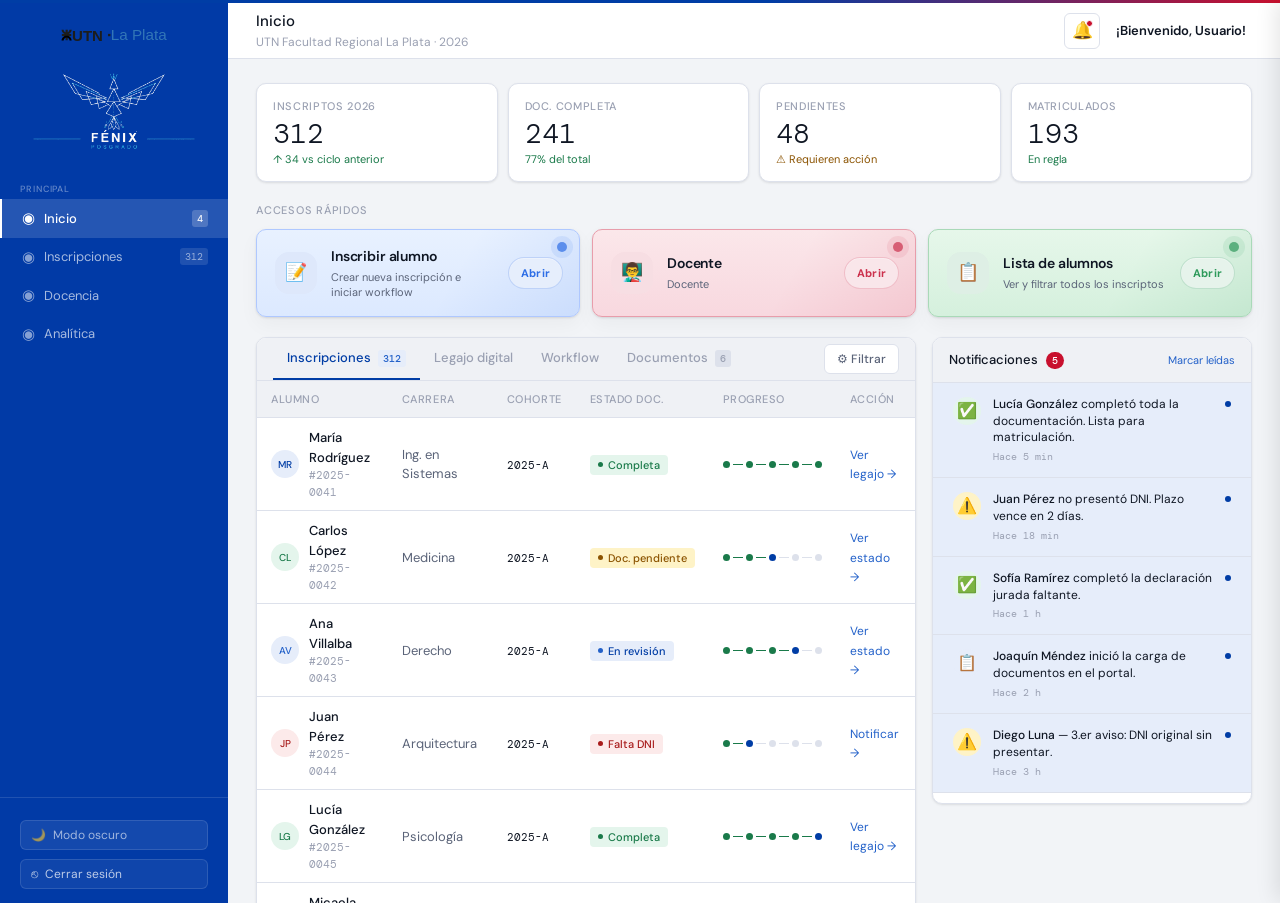
<file: core/index.html>
<!DOCTYPE html>
<html lang="es">
<head>
<meta charset="UTF-8">
<meta name="viewport" content="width=device-width, initial-scale=1.0">
<title>Gestión Académica</title>
<link href="https://fonts.googleapis.com/css2?family=DM+Sans:ital,opsz,wght@0,9..40,300;0,9..40,400;0,9..40,500;1,9..40,300&family=DM+Mono:wght@400;500&display=swap" rel="stylesheet">
<link rel="stylesheet" href="styles.css">
<link rel="icon" href="favicon.png" type="image/png">
</head>
<body>

<div class="utn-stripe"></div>
<div class="shell">

  <!-- Sidebar -->
  <nav class="sidebar">
   <div class="sidebar-watermark">
     <img class="logo-image logo-dark" src="logoUtn.svg" alt="UTN FRLP modo nocturno">
    </div>

    <div class="sidebar-logo">
      <div class="logo-mark" aria-label="UTN FRLP">
        <img class="logo-image logo-light" src="logoBlanco.png" alt="Logo UTN FRLP modo claro">
        <img class="logo-image logo-dark" src="logoBlanco.png" alt="Logo UTN FRLP modo nocturno">
      </div>
    </div>

    <div class="sidebar-section">
      <div class="sidebar-label">Principal</div>
      <div class="nav-item active">
        <span class="nav-icon">◉</span> Inicio
        <span class="nav-badge">4</span>
      </div>
      <div class="nav-item" onclick="switchTabByName('tab-inscripcion')">
        <span class="nav-icon">◉</span> Inscripciones
        <span class="nav-badge">312</span>
      </div>
      <div class="nav-item" onclick="showToast('Módulo Docencia — próximamente')">
        <span class="nav-icon">◉</span> Docencia
      </div>
      <div class="nav-item" onclick="showToast('Módulo Analítica — próximamente')">
        <span class="nav-icon">◉</span> Analítica
      </div>
    </div>


    <div class="sidebar-footer">
      <button class="theme-toggle-btn" onclick="toggleTheme()" id="themeBtn" type="button">
        <span id="themeIcon">🌙</span>
        <span id="themeLabel">Modo oscuro</span>
      </button>
      <button class="logout-btn" type="button" onclick="window.location.href='login.html'">
        <span>⎋</span>
        <span>Cerrar sesión</span>
      </button>
    </div>
  </nav>

  <!-- Main -->
  <div class="main">

    <!-- Topbar -->
    <div class="topbar">
      <div>
        <div class="topbar-title">Inicio</div>
        <div class="topbar-sub">UTN Facultad Regional La Plata · 2026</div>
      </div>
      <div class="topbar-right">
        <button class="notif-btn" onclick="openNotifDrawer()" title="Notificaciones">
          🔔
          <span class="notif-dot" id="notifDot"></span>
        </button>
        <div class="topbar-welcome">¡Bienvenido, Usuario!</div>
      </div>
    </div>

    <!-- Content -->
    <div class="content">

      <!-- Stats -->
      <div class="stats-grid">
        <div class="stat-card">
          <div class="stat-label">Inscriptos 2026</div>
          <div class="stat-value">312</div>
          <div class="stat-delta up">↑ 34 vs ciclo anterior</div>
        </div>
        <div class="stat-card">
          <div class="stat-label">Doc. completa</div>
          <div class="stat-value">241</div>
          <div class="stat-delta up">77% del total</div>
        </div>
        <div class="stat-card">
          <div class="stat-label">Pendientes</div>
          <div class="stat-value">48</div>
          <div class="stat-delta warn">⚠ Requieren acción</div>
        </div>
        <div class="stat-card">
          <div class="stat-label">Matriculados</div>
          <div class="stat-value">193</div>
          <div class="stat-delta up">En regla</div>
        </div>
      </div>

      <!-- Quick access -->
      <div>
        <div class="section-label">Accesos rápidos</div>
        <div class="quickaccess-grid">
          <div class="qa-card qa-card-blue" onclick="openModal()">
            <div class="qa-icon blue">📝</div>
            <div class="qa-info">
              <div class="qa-title">Inscribir alumno</div>
              <div class="qa-desc">Crear nueva inscripción e iniciar workflow</div>
            </div>
            <div class="qa-action">Abrir</div>
          </div>
          <div class="qa-card qa-card-red" onclick="showToast('Módulo de docentes — próximamente en MOD-B')">
            <div class="qa-icon red">👨‍🏫</div>
            <div class="qa-info">
              <div class="qa-title">Docente</div>
              <div class="qa-desc">Docente </modulo-b></div>
            </div>
            <div class="qa-action">Abrir</div>
          </div>
          <div class="qa-card qa-card-green" onclick="switchTabByName('tab-inscripcion')">
            <div class="qa-icon green">📋</div>
            <div class="qa-info">
              <div class="qa-title">Lista de alumnos</div>
              <div class="qa-desc">Ver y filtrar todos los inscriptos</div>
            </div>
            <div class="qa-action">Abrir</div>
          </div>
        </div>
      </div>

      <!-- Tabs + Notifs inline grid -->
      <div class="main-grid">

        <!-- Left: tabla principal -->
        <div class="card-with-tabs">
          <div class="tabs">
            <div class="tab active" onclick="switchTab(this, 'tab-inscripcion')">Inscripciones <span class="tab-count">312</span></div>
            <div class="tab" onclick="switchTab(this, 'tab-legajo')">Legajo digital</div>
            <div class="tab" onclick="switchTab(this, 'tab-workflow')">Workflow</div>
            <div class="tab" onclick="switchTab(this, 'tab-docs')">Documentos <span class="tab-count">6</span></div>
            <button class="tabs-filter" id="filterBtn" type="button" onclick="toggleFilters()">
              ⚙ Filtrar
            </button>
          </div>

          <div class="filter-panel" id="inscripcionFilters">
            <div class="filter-group">
              <label for="careerFilter">Carrera</label>
              <select id="careerFilter" onchange="applyInscripcionFilters()">
                <option value="all">Todas</option>
                <option value="ing. en sistemas">Ing. en Sistemas</option>
                <option value="medicina">Medicina</option>
                <option value="derecho">Derecho</option>
                <option value="arquitectura">Arquitectura</option>
                <option value="psicologia">Psicología</option>
              </select>
            </div>
            <div class="filter-group">
              <label for="statusFilter">Estado doc.</label>
              <select id="statusFilter" onchange="applyInscripcionFilters()">
                <option value="all">Todos</option>
                <option value="completa">Completa</option>
                <option value="doc. pendiente">Pendiente</option>
                <option value="en revision">En revisión</option>
                <option value="falta dni">Falta DNI</option>
              </select>
            </div>
            <div class="filter-group">
              <label for="cohortFilter">Cohorte</label>
              <select id="cohortFilter" onchange="applyInscripcionFilters()">
                <option value="all">Todas</option>
                <option value="2025-a">2025-A</option>
                <option value="2025-b">2025-B</option>
                <option value="2026-a">2026-A</option>
              </select>
            </div>
            <div class="filter-group">
              <label for="dniFilter">DNI</label>
              <input id="dniFilter" type="text" placeholder="Buscar…" oninput="applyInscripcionFilters()">
            </div>
            <div class="filter-group">
              <label for="legajoFilter">Legajo</label>
              <input id="legajoFilter" type="text" placeholder="Buscar…" oninput="applyInscripcionFilters()">
            </div>
            <div class="filter-actions">
              <button class="btn" type="button" onclick="clearInscripcionFilters()">Limpiar</button>
            </div>
          </div>

          <!-- TAB: Inscripciones -->
          <div id="tab-inscripcion" class="tab-panel active">
            <table>
              <thead>
                <tr>
                  <th>Alumno</th>
                  <th>Carrera</th>
                  <th>Cohorte</th>
                  <th>Estado doc.</th>
                  <th>Progreso</th>
                  <th>Acción</th>
                </tr>
              </thead>
              <tbody id="inscripcion-tbody">
                <tr data-legajo="2025-0041" data-dni="30111222" data-cohorte="2025-a">
                  <td><div class="user-cell"><div class="avatar" style="background:#E6EDFA;color:#003DA5;">MR</div><div><div class="user-name">María Rodríguez</div><div class="user-id">#2025-0041</div></div></div></td>
                  <td style="color:var(--text-2);">Ing. en Sistemas</td>
                  <td><span style="font-family:var(--mono);font-size:11px;">2025-A</span></td>
                  <td><span class="chip green">Completa</span></td>
                  <td><div class="wf-mini"><div class="wf-mini-dot done"></div><div class="wf-mini-line done"></div><div class="wf-mini-dot done"></div><div class="wf-mini-line done"></div><div class="wf-mini-dot done"></div><div class="wf-mini-line done"></div><div class="wf-mini-dot done"></div><div class="wf-mini-line done"></div><div class="wf-mini-dot done"></div></div></td>
                  <td><a class="action-link" onclick="switchTabByName('tab-legajo')">Ver legajo →</a></td>
                </tr>
                <tr data-legajo="2025-0042" data-dni="28999111" data-cohorte="2025-a">
                  <td><div class="user-cell"><div class="avatar" style="background:#E4F5EC;color:#1A7A4A;">CL</div><div><div class="user-name">Carlos López</div><div class="user-id">#2025-0042</div></div></div></td>
                  <td style="color:var(--text-2);">Medicina</td>
                  <td><span style="font-family:var(--mono);font-size:11px;">2025-A</span></td>
                  <td><span class="chip amber">Doc. pendiente</span></td>
                  <td><div class="wf-mini"><div class="wf-mini-dot done"></div><div class="wf-mini-line done"></div><div class="wf-mini-dot done"></div><div class="wf-mini-line done"></div><div class="wf-mini-dot active"></div><div class="wf-mini-line"></div><div class="wf-mini-dot"></div><div class="wf-mini-line"></div><div class="wf-mini-dot"></div></div></td>
                  <td><a class="action-link" onclick="switchTabByName('tab-workflow')">Ver estado →</a></td>
                </tr>
                <tr data-legajo="2025-0043" data-dni="31222333" data-cohorte="2025-a">
                  <td><div class="user-cell"><div class="avatar" style="background:#E6EDFA;color:#2361C9;">AV</div><div><div class="user-name">Ana Villalba</div><div class="user-id">#2025-0043</div></div></div></td>
                  <td style="color:var(--text-2);">Derecho</td>
                  <td><span style="font-family:var(--mono);font-size:11px;">2025-A</span></td>
                  <td><span class="chip blue">En revisión</span></td>
                  <td><div class="wf-mini"><div class="wf-mini-dot done"></div><div class="wf-mini-line done"></div><div class="wf-mini-dot done"></div><div class="wf-mini-line done"></div><div class="wf-mini-dot done"></div><div class="wf-mini-line done"></div><div class="wf-mini-dot active"></div><div class="wf-mini-line"></div><div class="wf-mini-dot"></div></div></td>
                  <td><a class="action-link" onclick="switchTabByName('tab-workflow')">Ver estado →</a></td>
                </tr>
                <tr data-legajo="2025-0044" data-dni="33444555" data-cohorte="2025-a">
                  <td><div class="user-cell"><div class="avatar" style="background:#FCEAEA;color:#A81B1B;">JP</div><div><div class="user-name">Juan Pérez</div><div class="user-id">#2025-0044</div></div></div></td>
                  <td style="color:var(--text-2);">Arquitectura</td>
                  <td><span style="font-family:var(--mono);font-size:11px;">2025-A</span></td>
                  <td><span class="chip red">Falta DNI</span></td>
                  <td><div class="wf-mini"><div class="wf-mini-dot done"></div><div class="wf-mini-line done"></div><div class="wf-mini-dot active"></div><div class="wf-mini-line"></div><div class="wf-mini-dot"></div><div class="wf-mini-line"></div><div class="wf-mini-dot"></div><div class="wf-mini-line"></div><div class="wf-mini-dot"></div></div></td>
                  <td><a class="action-link" onclick="showToast('Notificación enviada a Juan Pérez')">Notificar →</a></td>
                </tr>
                <tr data-legajo="2025-0045" data-dni="27777888" data-cohorte="2025-a">
                  <td><div class="user-cell"><div class="avatar" style="background:#E4F5EC;color:#1A7A4A;">LG</div><div><div class="user-name">Lucía González</div><div class="user-id">#2025-0045</div></div></div></td>
                  <td style="color:var(--text-2);">Psicología</td>
                  <td><span style="font-family:var(--mono);font-size:11px;">2025-A</span></td>
                  <td><span class="chip green">Completa</span></td>
                  <td><div class="wf-mini"><div class="wf-mini-dot done"></div><div class="wf-mini-line done"></div><div class="wf-mini-dot done"></div><div class="wf-mini-line done"></div><div class="wf-mini-dot done"></div><div class="wf-mini-line done"></div><div class="wf-mini-dot done"></div><div class="wf-mini-line done"></div><div class="wf-mini-dot active"></div></div></td>
                  <td><a class="action-link" onclick="switchTabByName('tab-legajo')">Ver legajo →</a></td>
                </tr>
                <tr data-legajo="2026-0001" data-dni="40123456" data-cohorte="2026-a">
                  <td><div class="user-cell"><div class="avatar" style="background:#EDE9FE;color:#4C1D95;">MT</div><div><div class="user-name">Micaela Torres</div><div class="user-id">#2026-0001</div></div></div></td>
                  <td style="color:var(--text-2);">Economía</td>
                  <td><span style="font-family:var(--mono);font-size:11px;">2026-A</span></td>
                  <td><span class="chip amber">Doc. pendiente</span></td>
                  <td><div class="wf-mini"><div class="wf-mini-dot done"></div><div class="wf-mini-line done"></div><div class="wf-mini-dot done"></div><div class="wf-mini-line done"></div><div class="wf-mini-dot active"></div><div class="wf-mini-line"></div><div class="wf-mini-dot"></div><div class="wf-mini-line"></div><div class="wf-mini-dot"></div></div></td>
                  <td><a class="action-link" onclick="switchTabByName('tab-workflow')">Ver estado →</a></td>
                </tr>
                <tr data-legajo="2026-0002" data-dni="39221777" data-cohorte="2026-a">
                  <td><div class="user-cell"><div class="avatar" style="background:#E0F2FE;color:#075985;">FG</div><div><div class="user-name">Federico García</div><div class="user-id">#2026-0002</div></div></div></td>
                  <td style="color:var(--text-2);">Medicina</td>
                  <td><span style="font-family:var(--mono);font-size:11px;">2026-A</span></td>
                  <td><span class="chip blue">En revisión</span></td>
                  <td><div class="wf-mini"><div class="wf-mini-dot done"></div><div class="wf-mini-line done"></div><div class="wf-mini-dot active"></div><div class="wf-mini-line"></div><div class="wf-mini-dot"></div><div class="wf-mini-line"></div><div class="wf-mini-dot"></div><div class="wf-mini-line"></div><div class="wf-mini-dot"></div></div></td>
                  <td><a class="action-link" onclick="showToast('Notificación enviada a Federico García')">Notificar →</a></td>
                </tr>
                <tr data-legajo="2025-0046" data-dni="36554321" data-cohorte="2025-b">
                  <td><div class="user-cell"><div class="avatar" style="background:#ECFDF5;color:#047857;">SR</div><div><div class="user-name">Sofía Ramírez</div><div class="user-id">#2025-0046</div></div></div></td>
                  <td style="color:var(--text-2);">Psicología</td>
                  <td><span style="font-family:var(--mono);font-size:11px;">2025-B</span></td>
                  <td><span class="chip green">Completa</span></td>
                  <td><div class="wf-mini"><div class="wf-mini-dot done"></div><div class="wf-mini-line done"></div><div class="wf-mini-dot done"></div><div class="wf-mini-line done"></div><div class="wf-mini-dot done"></div><div class="wf-mini-line done"></div><div class="wf-mini-dot active"></div><div class="wf-mini-line"></div><div class="wf-mini-dot"></div></div></td>
                  <td><a class="action-link" onclick="switchTabByName('tab-legajo')">Ver legajo →</a></td>
                </tr>
                <tr data-legajo="2025-0047" data-dni="41888990" data-cohorte="2026-a">
                  <td><div class="user-cell"><div class="avatar" style="background:#FEF3C7;color:#8B5300;">NB</div><div><div class="user-name">Nicolás Benítez</div><div class="user-id">#2025-0047</div></div></div></td>
                  <td style="color:var(--text-2);">Arquitectura</td>
                  <td><span style="font-family:var(--mono);font-size:11px;">2026-A</span></td>
                  <td><span class="chip red">Falta DNI</span></td>
                  <td><div class="wf-mini"><div class="wf-mini-dot done"></div><div class="wf-mini-line done"></div><div class="wf-mini-dot active"></div><div class="wf-mini-line"></div><div class="wf-mini-dot"></div><div class="wf-mini-line"></div><div class="wf-mini-dot"></div><div class="wf-mini-line"></div><div class="wf-mini-dot"></div></div></td>
                  <td><a class="action-link" onclick="showToast('Notificación enviada a Nicolás Benítez')">Notificar →</a></td>
                </tr>
                <tr data-legajo="2026-0003" data-dni="40777123" data-cohorte="2026-a">
                  <td><div class="user-cell"><div class="avatar" style="background:#FFE4E6;color:#9F1239;">CB</div><div><div class="user-name">Camila Bravo</div><div class="user-id">#2026-0003</div></div></div></td>
                  <td style="color:var(--text-2);">Derecho</td>
                  <td><span style="font-family:var(--mono);font-size:11px;">2026-A</span></td>
                  <td><span class="chip green">Completa</span></td>
                  <td><div class="wf-mini"><div class="wf-mini-dot done"></div><div class="wf-mini-line done"></div><div class="wf-mini-dot done"></div><div class="wf-mini-line done"></div><div class="wf-mini-dot done"></div><div class="wf-mini-line done"></div><div class="wf-mini-dot active"></div><div class="wf-mini-line"></div><div class="wf-mini-dot"></div></div></td>
                  <td><a class="action-link" onclick="switchTabByName('tab-legajo')">Ver legajo →</a></td>
                </tr>
                <tr data-legajo="2026-0004" data-dni="42110987" data-cohorte="2026-a">
                  <td><div class="user-cell"><div class="avatar" style="background:#EDE9FE;color:#4C1D95;">JM</div><div><div class="user-name">Joaquín Méndez</div><div class="user-id">#2026-0004</div></div></div></td>
                  <td style="color:var(--text-2);">Ing. en Sistemas</td>
                  <td><span style="font-family:var(--mono);font-size:11px;">2026-A</span></td>
                  <td><span class="chip amber">Doc. pendiente</span></td>
                  <td><div class="wf-mini"><div class="wf-mini-dot done"></div><div class="wf-mini-line done"></div><div class="wf-mini-dot active"></div><div class="wf-mini-line"></div><div class="wf-mini-dot"></div><div class="wf-mini-line"></div><div class="wf-mini-dot"></div><div class="wf-mini-line"></div><div class="wf-mini-dot"></div></div></td>
                  <td><a class="action-link" onclick="showToast('Notificación enviada a Joaquín Méndez')">Notificar →</a></td>
                </tr>
                <tr data-legajo="2025-0048" data-dni="38999001" data-cohorte="2025-b">
                  <td><div class="user-cell"><div class="avatar" style="background:#DBEAFE;color:#1D4ED8;">PG</div><div><div class="user-name">Pablo Gómez</div><div class="user-id">#2025-0048</div></div></div></td>
                  <td style="color:var(--text-2);">Medicina</td>
                  <td><span style="font-family:var(--mono);font-size:11px;">2025-B</span></td>
                  <td><span class="chip blue">En revisión</span></td>
                  <td><div class="wf-mini"><div class="wf-mini-dot done"></div><div class="wf-mini-line done"></div><div class="wf-mini-dot done"></div><div class="wf-mini-line done"></div><div class="wf-mini-dot active"></div><div class="wf-mini-line"></div><div class="wf-mini-dot"></div><div class="wf-mini-line"></div><div class="wf-mini-dot"></div></div></td>
                  <td><a class="action-link" onclick="switchTabByName('tab-workflow')">Ver estado →</a></td>
                </tr>
                <tr data-legajo="2025-0049" data-dni="37222456" data-cohorte="2025-b">
                  <td><div class="user-cell"><div class="avatar" style="background:#ECFDF5;color:#047857;">AR</div><div><div class="user-name">Agustina Ríos</div><div class="user-id">#2025-0049</div></div></div></td>
                  <td style="color:var(--text-2);">Psicología</td>
                  <td><span style="font-family:var(--mono);font-size:11px;">2025-B</span></td>
                  <td><span class="chip green">Completa</span></td>
                  <td><div class="wf-mini"><div class="wf-mini-dot done"></div><div class="wf-mini-line done"></div><div class="wf-mini-dot done"></div><div class="wf-mini-line done"></div><div class="wf-mini-dot done"></div><div class="wf-mini-line done"></div><div class="wf-mini-dot done"></div><div class="wf-mini-line done"></div><div class="wf-mini-dot active"></div></div></td>
                  <td><a class="action-link" onclick="switchTabByName('tab-legajo')">Ver legajo →</a></td>
                </tr>
                <tr data-legajo="2026-0005" data-dni="41666009" data-cohorte="2026-a">
                  <td><div class="user-cell"><div class="avatar" style="background:#FEF3C7;color:#8B5300;">DL</div><div><div class="user-name">Diego Luna</div><div class="user-id">#2026-0005</div></div></div></td>
                  <td style="color:var(--text-2);">Economía</td>
                  <td><span style="font-family:var(--mono);font-size:11px;">2026-A</span></td>
                  <td><span class="chip red">Falta DNI</span></td>
                  <td><div class="wf-mini"><div class="wf-mini-dot done"></div><div class="wf-mini-line done"></div><div class="wf-mini-dot active"></div><div class="wf-mini-line"></div><div class="wf-mini-dot"></div><div class="wf-mini-line"></div><div class="wf-mini-dot"></div><div class="wf-mini-line"></div><div class="wf-mini-dot"></div></div></td>
                  <td><a class="action-link" onclick="showToast('Notificación enviada a Diego Luna')">Notificar →</a></td>
                </tr>
                <tr data-legajo="2025-0050" data-dni="39880012" data-cohorte="2025-a">
                  <td><div class="user-cell"><div class="avatar" style="background:#E0F2FE;color:#075985;">VC</div><div><div class="user-name">Valentina Castro</div><div class="user-id">#2025-0050</div></div></div></td>
                  <td style="color:var(--text-2);">Arquitectura</td>
                  <td><span style="font-family:var(--mono);font-size:11px;">2025-A</span></td>
                  <td><span class="chip amber">Doc. pendiente</span></td>
                  <td><div class="wf-mini"><div class="wf-mini-dot done"></div><div class="wf-mini-line done"></div><div class="wf-mini-dot done"></div><div class="wf-mini-line done"></div><div class="wf-mini-dot active"></div><div class="wf-mini-line"></div><div class="wf-mini-dot"></div><div class="wf-mini-line"></div><div class="wf-mini-dot"></div></div></td>
                  <td><a class="action-link" onclick="switchTabByName('tab-workflow')">Ver estado →</a></td>
                </tr>
              </tbody>
            </table>
          </div>

          <!-- TAB: Legajo digital -->
          <div id="tab-legajo" class="tab-panel">
            <div class="legajo-layout">
              <div class="legajo-sidebar">
                <div style="font-size:10px;color:var(--text-3);text-transform:uppercase;letter-spacing:0.07em;font-weight:500;padding:2px 4px 8px;">Alumnos</div>
                <div class="legajo-item active" onclick="selectLegajo(this,'MR','María Rodríguez','Ing. en Sistemas','2025-0041','2025-A','✓ Completa')"><div class="legajo-item-icon">📄</div><div class="legajo-item-info"><div class="legajo-item-name">María Rodríguez</div><div class="legajo-item-count">#2025-0041</div></div></div>
                <div class="legajo-item" onclick="selectLegajo(this,'CL','Carlos López','Medicina','2025-0042','2025-A','⚠ Pendiente')"><div class="legajo-item-icon">📄</div><div class="legajo-item-info"><div class="legajo-item-name">Carlos López</div><div class="legajo-item-count">#2025-0042</div></div></div>
                <div class="legajo-item" onclick="selectLegajo(this,'AV','Ana Villalba','Derecho','2025-0043','2025-A','⟳ En revisión')"><div class="legajo-item-icon">📄</div><div class="legajo-item-info"><div class="legajo-item-name">Ana Villalba</div><div class="legajo-item-count">#2025-0043</div></div></div>
                <div class="legajo-item" onclick="selectLegajo(this,'JP','Juan Pérez','Arquitectura','2025-0044','2025-A','✗ Falta DNI')"><div class="legajo-item-icon">📄</div><div class="legajo-item-info"><div class="legajo-item-name">Juan Pérez</div><div class="legajo-item-count">#2025-0044</div></div></div>
                <div class="legajo-item" onclick="selectLegajo(this,'LG','Lucía González','Psicología','2025-0045','2025-A','✓ Completa')"><div class="legajo-item-icon">📄</div><div class="legajo-item-info"><div class="legajo-item-name">Lucía González</div><div class="legajo-item-count">#2025-0045</div></div></div>
                <div class="legajo-item" onclick="selectLegajo(this,'MT','Micaela Torres','Economía','2026-0001','2026-A','⚠ Pendiente')"><div class="legajo-item-icon">📄</div><div class="legajo-item-info"><div class="legajo-item-name">Micaela Torres</div><div class="legajo-item-count">#2026-0001</div></div></div>
                <div class="legajo-item" onclick="selectLegajo(this,'FG','Federico García','Medicina','2026-0002','2026-A','⟳ En revisión')"><div class="legajo-item-icon">📄</div><div class="legajo-item-info"><div class="legajo-item-name">Federico García</div><div class="legajo-item-count">#2026-0002</div></div></div>
                <div class="legajo-item" onclick="selectLegajo(this,'SR','Sofía Ramírez','Psicología','2025-0046','2025-B','✓ Completa')"><div class="legajo-item-icon">📄</div><div class="legajo-item-info"><div class="legajo-item-name">Sofía Ramírez</div><div class="legajo-item-count">#2025-0046</div></div></div>
                <div class="legajo-item" onclick="selectLegajo(this,'CB','Camila Bravo','Derecho','2026-0003','2026-A','✓ Completa')"><div class="legajo-item-icon">📄</div><div class="legajo-item-info"><div class="legajo-item-name">Camila Bravo</div><div class="legajo-item-count">#2026-0003</div></div></div>
              </div>
              <div class="legajo-main">
                <div class="legajo-header">
                  <div class="legajo-avatar" id="legajo-avatar">MR</div>
                  <div>
                    <div class="legajo-name" id="legajo-name">María Rodríguez</div>
                    <div class="legajo-id" id="legajo-id">Legajo #2025-0041</div>
                  </div>
                  <div style="margin-left:auto;">
                    <button class="btn" onclick="showToast('Generando PDF del legajo…')">⬇ Exportar PDF</button>
                  </div>
                </div>
                <div class="fields-grid">
                  <div class="field"><div class="field-label">Carrera</div><div class="field-value" id="legajo-carrera">Ing. en Sistemas</div></div>
                  <div class="field"><div class="field-label">Cohorte</div><div class="field-value mono" id="legajo-cohorte">2025-A</div></div>
                  <div class="field"><div class="field-label">DNI</div><div class="field-value mono">38.451.902</div></div>
                  <div class="field"><div class="field-label">Fecha de nacimiento</div><div class="field-value mono">14/03/1999</div></div>
                  <div class="field"><div class="field-label">Email</div><div class="field-value" style="font-size:12px;">m.rodriguez@mail.com</div></div>
                  <div class="field"><div class="field-label">Teléfono</div><div class="field-value mono">+54 9 221 555-0172</div></div>
                  <div class="field"><div class="field-label">Estado documentación</div><div class="field-value" id="legajo-estado">✓ Completa</div></div>
                  <div class="field"><div class="field-label">Fecha de inscripción</div><div class="field-value mono">03/02/2025</div></div>
                </div>
                <div style="display:flex;gap:6px;flex-wrap:wrap;">
                  <span class="chip green">DNI ✓</span>
                  <span class="chip green">Cert. analítico ✓</span>
                  <span class="chip green">Partida de nacimiento ✓</span>
                  <span class="chip green">Foto 4×4 ✓</span>
                  <span class="chip green">Declaración jurada ✓</span>
                </div>
              </div>
            </div>
          </div>

          <!-- TAB: Workflow -->
          <div id="tab-workflow" class="tab-panel">
            <div class="workflow-wrap">
              <div class="wf-legend">
                <div class="wf-legend-item"><div class="wf-dot" style="background:var(--green);"></div> Completado</div>
                <div class="wf-legend-item"><div class="wf-dot" style="background:var(--accent);"></div> En curso</div>
                <div class="wf-legend-item"><div class="wf-dot" style="background:var(--border);"></div> Pendiente</div>
              </div>

              <div style="background:var(--accent-light);border:1px solid #b3d4ee;border-radius:var(--radius);padding:10px 14px;margin-bottom:16px;font-size:12px;color:var(--accent);">
                📋 Workflow de <strong>Ana Villalba</strong> — #2025-0043 · Derecho
              </div>

              <div class="workflow-track">
                <div class="wf-line-bg"></div>
                <div class="wf-line-fill" style="width:calc(75% - 18px);"></div>
                <div class="wf-step"><div class="wf-node done" title="03/02/2025">✓</div><div class="wf-label">Solicitud</div></div>
                <div class="wf-step"><div class="wf-node done" title="05/02/2025">✓</div><div class="wf-label">Documentos</div></div>
                <div class="wf-step"><div class="wf-node done" title="07/02/2025">✓</div><div class="wf-label">Validación</div></div>
                <div class="wf-step"><div class="wf-node active">4</div><div class="wf-label">Revisión académica</div></div>
                <div class="wf-step"><div class="wf-node pending">5</div><div class="wf-label">Matriculación</div></div>
              </div>

              <div style="font-size:11px;color:var(--text-3);margin-bottom:20px;">Paso 4 de 5 · Iniciado el 09/02/2025 · Responsable: Dpto. Académico</div>

              <div style="font-size:11px;font-weight:500;color:var(--text-2);margin-bottom:10px;text-transform:uppercase;letter-spacing:0.07em;">Otras inscripciones activas</div>

              <div class="wf-instances">
                <div class="wf-instance"><div class="avatar" style="background:#E6EDFA;color:#003DA5;">MR</div><div class="wf-instance-info"><div class="wf-instance-name">María Rodríguez — Ing. en Sistemas</div><div class="wf-instance-meta">#2025-0041 · Matriculada el 10/02/2025</div></div><span class="chip green">Matriculada</span></div>
                <div class="wf-instance"><div class="avatar" style="background:#E4F5EC;color:#1A7A4A;">CL</div><div class="wf-instance-info"><div class="wf-instance-name">Carlos López — Medicina</div><div class="wf-instance-meta">#2025-0042 · Esperando Acta complementaria</div></div><span class="chip amber">Documentación</span></div>
                <div class="wf-instance"><div class="avatar" style="background:#FCEAEA;color:#A81B1B;">JP</div><div class="wf-instance-info"><div class="wf-instance-name">Juan Pérez — Arquitectura</div><div class="wf-instance-meta">#2025-0044 · Falta DNI original</div></div><span class="chip red">Bloqueado</span></div>
                <div class="wf-instance"><div class="avatar" style="background:#E4F5EC;color:#1A7A4A;">LG</div><div class="wf-instance-info"><div class="wf-instance-name">Lucía González — Psicología</div><div class="wf-instance-meta">#2025-0045 · En proceso de matriculación</div></div><span class="chip blue">Matriculando</span></div>
              </div>

              <div style="display:flex;gap:8px;margin-top:14px;flex-wrap:wrap;">
                <button class="btn primary" onclick="showToast('Avanzando al paso 5: Matriculación')">Avanzar → Matriculación</button>
                <button class="btn" onclick="showToast('Devolviendo al paso 3')">← Devolver</button>
                <button class="btn" onclick="showToast('Notificación enviada al alumno')">Notificar alumno</button>
              </div>
            </div>
          </div>

          <!-- TAB: Documentos -->
          <div id="tab-docs" class="tab-panel">
            <div style="display:flex;align-items:center;justify-content:space-between;padding:14px 16px 0;">
              <div style="font-size:12px;color:var(--text-2);">Documentos requeridos para inscripción 2025</div>
              <button class="btn" onclick="showToast('Subiendo nuevo documento…')">+ Subir</button>
            </div>
            <div class="doc-grid">
              <div class="doc-card"><div class="doc-icon">🪪</div><div class="doc-name">DNI (frente y dorso)</div><div class="doc-meta">Obligatorio · PDF, JPG</div><div class="doc-footer"><span class="chip green">Requerido</span><a class="action-link" onclick="showToast('Descargando plantilla…')">Plantilla</a></div></div>
              <div class="doc-card"><div class="doc-icon">📋</div><div class="doc-name">Certificado analítico</div><div class="doc-meta">Obligatorio · PDF</div><div class="doc-footer"><span class="chip green">Requerido</span><a class="action-link" onclick="showToast('Descargando plantilla…')">Plantilla</a></div></div>
              <div class="doc-card"><div class="doc-icon">📜</div><div class="doc-name">Partida de nacimiento</div><div class="doc-meta">Obligatorio · PDF, JPG</div><div class="doc-footer"><span class="chip green">Requerido</span><a class="action-link" onclick="showToast('Descargando plantilla…')">Plantilla</a></div></div>
              <div class="doc-card"><div class="doc-icon">🖼️</div><div class="doc-name">Foto 4×4 fondo blanco</div><div class="doc-meta">Obligatorio · JPG, PNG</div><div class="doc-footer"><span class="chip green">Requerido</span><a class="action-link" onclick="showToast('Abriendo requisitos…')">Requisitos</a></div></div>
              <div class="doc-card"><div class="doc-icon">📝</div><div class="doc-name">Declaración jurada</div><div class="doc-meta">Obligatorio · Firma digital</div><div class="doc-footer"><span class="chip green">Requerido</span><a class="action-link" onclick="showToast('Descargando formulario…')">Formulario</a></div></div>
              <div class="doc-card"><div class="doc-icon">🏥</div><div class="doc-name">Aptitud médica</div><div class="doc-meta">Condicional · PDF</div><div class="doc-footer"><span class="chip amber">Condicional</span><a class="action-link" onclick="showToast('Verificando carreras…')">Carreras</a></div></div>
            </div>
          </div>

        </div><!-- end card-with-tabs -->

        <!-- Right: Notificaciones inline -->
        <div class="notif-panel">
          <div class="notif-header">
            <div class="notif-header-title">
              Notificaciones
              <span class="notif-count-badge" id="inlineNotifBadge">5</span>
            </div>
            <span class="notif-clear" onclick="markAllRead()">Marcar leídas</span>
          </div>
          <div class="notif-list" id="inlineNotifList">
            <!-- filled by JS -->
          </div>
        </div>

      </div><!-- end main-grid -->

    </div><!-- end content -->
  </div><!-- end main -->
</div><!-- end shell -->

<!-- Notif Drawer (topbar) -->
<div class="notif-drawer" id="notifDrawer">
  <div class="notif-drawer-header">
    <div class="notif-drawer-title">Centro de notificaciones</div>
    <button class="notif-drawer-close" onclick="closeNotifDrawer()">✕</button>
  </div>
  <div class="notif-drawer-body" id="drawerNotifList"></div>
  <div class="notif-drawer-footer">
    <button class="btn" style="width:100%;" onclick="markAllRead();closeNotifDrawer();">Marcar todas como leídas</button>
  </div>
</div>

<!-- Modal nueva inscripción -->
<div class="modal-overlay" id="modal" onclick="closeModalOutside(event)">
  <div class="modal">
    <div class="modal-header">
      <div class="modal-title">Nueva inscripción</div>
      <button class="modal-close" onclick="closeModal()">✕</button>
    </div>
    <div class="modal-body">
      <div class="form-row">
        <div class="form-group">
          <label>Nombre</label>
          <input id="nameInput" type="text" placeholder="Nombre del alumno" oninput="validateTextField(this,'nameError','Solo letras.')">
          <div class="field-error" id="nameError"></div>
        </div>
        <div class="form-group">
          <label>Apellido</label>
          <input id="surnameInput" type="text" placeholder="Apellido" oninput="validateTextField(this,'surnameError','Solo letras.')">
          <div class="field-error" id="surnameError"></div>
        </div>
      </div>
      <div class="form-row">
        <div class="form-group">
          <label>DNI</label>
          <input id="dniInput" type="text" placeholder="00.000.000" oninput="validateDniField(this)">
          <div class="field-error" id="dniError"></div>
        </div>
        <div class="form-group">
          <label>Fecha de nacimiento</label>
          <input type="date">
        </div>
      </div>
      <div class="form-group">
        <label>Correo electrónico</label>
        <input id="emailInput" type="email" placeholder="alumno@mail.com" oninput="validateEmailField(this)">
        <div class="field-error" id="emailError"></div>
      </div>
      <div class="form-row">
        <div class="form-group">
          <label>Carrera</label>
          <select>
            <option value="">Seleccionar…</option>
            <option>Ingeniería en Sistemas</option>
            <option>Medicina</option>
            <option>Derecho</option>
            <option>Arquitectura</option>
            <option>Psicología</option>
            <option>Economía</option>
          </select>
        </div>
        <div class="form-group">
          <label>Cohorte</label>
          <select>
            <option>2025-A</option>
            <option>2025-B</option>
            <option>2026-A</option>
          </select>
        </div>
      </div>
    </div>
    <div class="modal-footer">
      <button class="btn" onclick="closeModal()">Cancelar</button>
      <button class="btn primary" onclick="submitForm()">Crear inscripción</button>
    </div>
  </div>
</div>

<!-- Toast -->
<div class="toast" id="toast"></div>

<script src="scripts.js"></script>
</body>
</html>
</file>
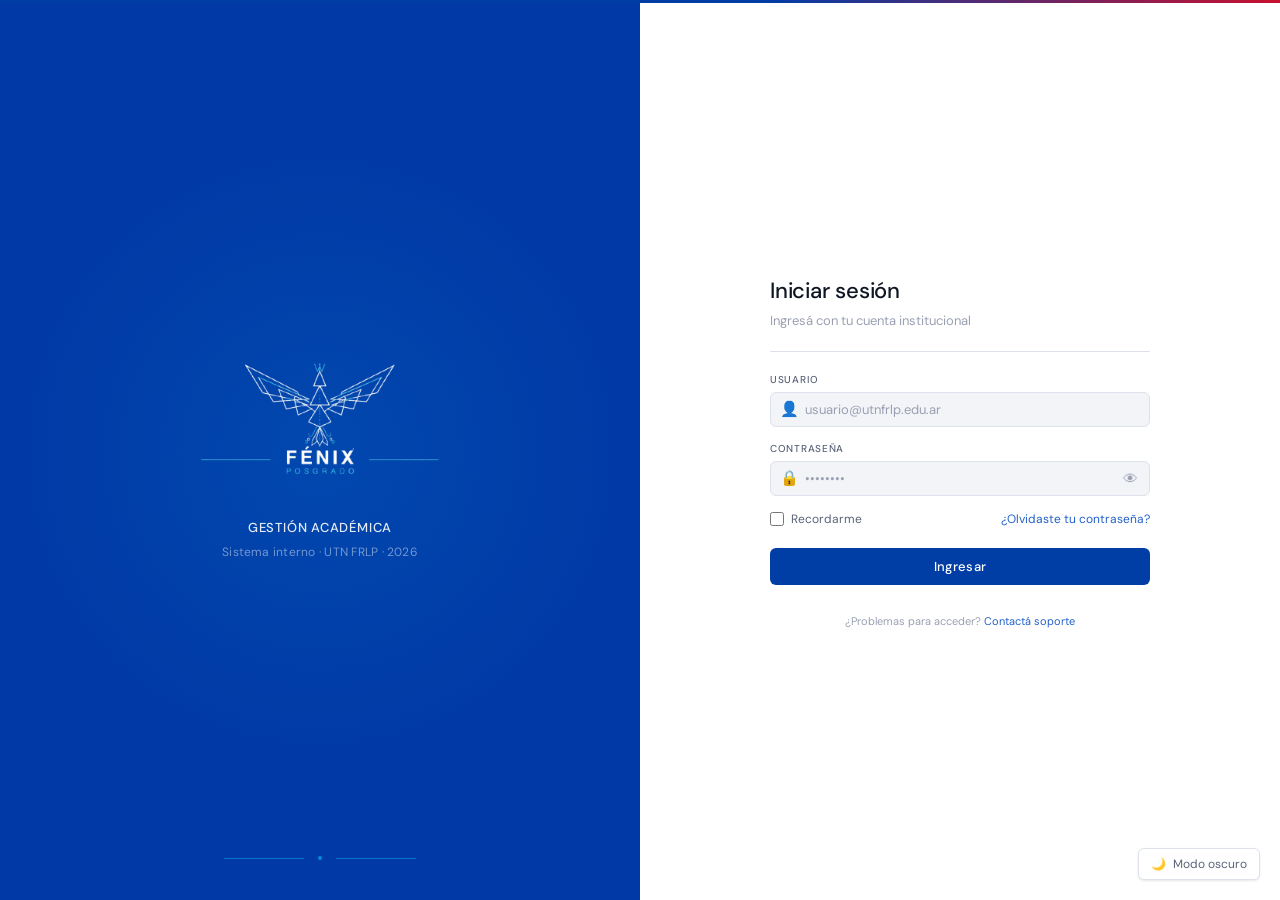
<file: core/login.html>
<!DOCTYPE html>
<html lang="es">
<head>
<meta charset="UTF-8">
<link rel="icon" href="favicon.png" type="image/png">
<meta name="viewport" content="width=device-width, initial-scale=1.0">
<title>Iniciar sesión</title>
<link href="https://fonts.googleapis.com/css2?family=DM+Sans:ital,opsz,wght@0,9..40,300;0,9..40,400;0,9..40,500;1,9..40,300&family=DM+Mono:wght@400;500&display=swap" rel="stylesheet">
<style>
/* ===== PALETA ===== */
:root {
  --bg: #F2F4F7;
  --surface: #FFFFFF;
  --surface2: #EFF1F5;
  --border: #DDE1EB;
  --border-strong: #B8BFCF;
  --text: #0F1623;
  --text-2: #5A6378;
  --text-3: #9AA0B2;
  --accent: #003DA5;
  --accent-light: #E6EDFA;
  --accent-mid: #2361C9;
  --accent-hover: #002D7A;
  --sidebar-bg: #013aa6;
  --sidebar-bg-dark: #011034;
  --utn-red: #C8102E;
  --fenix-cyan: #00AEEF;
  --mono: 'DM Mono', monospace;
  --sans: 'DM Sans', sans-serif;
  --radius: 6px;
  --radius-lg: 10px;
  --shadow-sm: 0 1px 3px rgba(0,0,0,0.07), 0 1px 2px rgba(0,0,0,0.04);
  --shadow-md: 0 4px 24px rgba(0,0,0,0.12);
}

body.dark {
  --bg: #0D111C;
  --surface: #161C2B;
  --surface2: #1E2536;
  --border: #2C3550;
  --border-strong: #4A5470;
  --text: #EEF0F5;
  --text-2: #9DAABF;
  --text-3: #6070A0;
  --accent: #4A80E0;
  --accent-light: #1A2540;
  --accent-mid: #7AACFF;
  --accent-hover: #6898F0;
  --sidebar-bg-dark: #020918;
}

*, *::before, *::after { box-sizing: border-box; margin: 0; padding: 0; }

body {
  font-family: var(--sans);
  background: var(--bg);
  color: var(--text);
  font-size: 15px;
  line-height: 1.5;
  min-height: 100vh;
  display: flex;
  flex-direction: column;
}

/* ===== STRIPE ===== */
.utn-stripe {
  height: 3px;
  background: linear-gradient(90deg, var(--accent) 60%, var(--utn-red) 100%);
  flex-shrink: 0;
}

/* ===== LAYOUT ===== */
.login-shell {
  flex: 1;
  display: grid;
  grid-template-columns: 1fr 1fr;
  min-height: 0;
}

/* ===== LEFT PANEL ===== */
.login-brand {
  background: var(--sidebar-bg);
  display: flex;
  flex-direction: column;
  align-items: center;
  justify-content: center;
  padding: 60px 48px;
  position: relative;
  overflow: hidden;
}

body.dark .login-brand {
  background: var(--sidebar-bg-dark);
}

/* Subtle radial glow */
.login-brand::before {
  content: '';
  position: absolute;
  top: 50%;
  left: 50%;
  transform: translate(-50%, -50%);
  width: 600px;
  height: 600px;
  background: radial-gradient(circle, rgba(0,174,239,0.12) 0%, transparent 70%);
  pointer-events: none;
}

.brand-logo {
  width: 260px;
  max-width: 80%;
  height: auto;
  position: relative;
  z-index: 1;
  animation: fadeIn 0.6s ease;
}

.brand-tagline {
  margin-top: 32px;
  text-align: center;
  position: relative;
  z-index: 1;
}

.brand-tagline-title {
  font-size: 13px;
  font-weight: 500;
  color: rgba(255,255,255,0.9);
  letter-spacing: 0.06em;
  text-transform: uppercase;
}

.brand-tagline-sub {
  font-size: 12px;
  color: rgba(255,255,255,0.45);
  margin-top: 6px;
  letter-spacing: 0.02em;
}

/* Decorative lines mimicking the logo */
.brand-lines {
  position: absolute;
  bottom: 40px;
  left: 50%;
  transform: translateX(-50%);
  display: flex;
  align-items: center;
  gap: 14px;
  z-index: 1;
}

.brand-line {
  height: 1px;
  width: 80px;
  background: rgba(0,174,239,0.5);
}

.brand-dot {
  width: 4px;
  height: 4px;
  border-radius: 50%;
  background: rgba(0,174,239,0.7);
}

/* ===== RIGHT PANEL ===== */
.login-form-panel {
  display: flex;
  flex-direction: column;
  align-items: center;
  justify-content: center;
  padding: 60px 48px;
  background: var(--surface);
}

.login-card {
  width: 100%;
  max-width: 380px;
  animation: slideUp 0.22s ease;
}

.login-heading {
  margin-bottom: 8px;
}

.login-heading h1 {
  font-size: 22px;
  font-weight: 500;
  color: var(--text);
  letter-spacing: -0.01em;
}

.login-heading p {
  font-size: 13px;
  color: var(--text-3);
  margin-top: 4px;
}

.login-divider {
  height: 1px;
  background: var(--border);
  margin: 20px 0;
}

/* Form */
.form-group {
  display: flex;
  flex-direction: column;
  gap: 5px;
  margin-bottom: 14px;
}

.form-group label {
  font-size: 10px;
  font-weight: 500;
  color: var(--text-2);
  text-transform: uppercase;
  letter-spacing: 0.07em;
}

.input-wrap {
  position: relative;
}

.input-wrap .input-icon {
  position: absolute;
  left: 10px;
  top: 50%;
  transform: translateY(-50%);
  color: var(--text-3);
  font-size: 15px;
  pointer-events: none;
}

.input-wrap input {
  font-family: var(--sans);
  font-size: 13px;
  padding: 8px 10px 8px 34px;
  border: 1px solid var(--border);
  border-radius: var(--radius);
  background: var(--bg);
  color: var(--text);
  outline: none;
  transition: border-color 0.12s, box-shadow 0.12s;
  width: 100%;
}

.input-wrap input:focus {
  border-color: var(--accent-mid);
  box-shadow: 0 0 0 3px var(--accent-light);
  background: var(--surface);
}

.input-wrap input::placeholder {
  color: var(--text-3);
}

.toggle-password {
  position: absolute;
  right: 10px;
  top: 50%;
  transform: translateY(-50%);
  background: none;
  border: none;
  cursor: pointer;
  color: var(--text-3);
  font-size: 15px;
  padding: 2px;
  line-height: 1;
  transition: color 0.12s;
}

.toggle-password:hover { color: var(--text-2); }

.form-options {
  display: flex;
  align-items: center;
  justify-content: space-between;
  margin-bottom: 20px;
}

.remember-wrap {
  display: flex;
  align-items: center;
  gap: 7px;
  cursor: pointer;
}

.remember-wrap input[type=checkbox] {
  accent-color: var(--accent);
  width: 14px;
  height: 14px;
  cursor: pointer;
}

.remember-label {
  font-size: 12px;
  color: var(--text-2);
  user-select: none;
}

.forgot-link {
  font-size: 12px;
  color: var(--accent-mid);
  text-decoration: none;
  transition: color 0.12s;
}

.forgot-link:hover { color: var(--accent); text-decoration: underline; }

/* Btn */
.btn-login {
  width: 100%;
  padding: 10px;
  background: var(--accent);
  color: white;
  border: none;
  border-radius: var(--radius);
  font-family: var(--sans);
  font-size: 13px;
  font-weight: 500;
  cursor: pointer;
  transition: background 0.14s, transform 0.1s;
  letter-spacing: 0.02em;
  display: flex;
  align-items: center;
  justify-content: center;
  gap: 8px;
}

.btn-login:hover { background: var(--accent-hover); }
.btn-login:active { transform: scale(0.99); }
.btn-login:disabled { opacity: 0.6; cursor: not-allowed; }

/* Loading spinner */
.spinner {
  width: 14px; height: 14px;
  border: 2px solid rgba(255,255,255,0.35);
  border-top-color: white;
  border-radius: 50%;
  animation: spin 0.7s linear infinite;
  display: none;
}

.btn-login.loading .spinner { display: block; }
.btn-login.loading .btn-text { opacity: 0.7; }

/* Error */
.login-error {
  background: #FDE8EB;
  border: 1px solid #f5b0bc;
  color: #A81B1B;
  border-radius: var(--radius);
  padding: 9px 12px;
  font-size: 12px;
  margin-bottom: 14px;
  display: none;
}

body.dark .login-error {
  background: #2A0A12;
  border-color: #5a1a24;
  color: #ff6b6b;
}

.login-error.show { display: block; }

/* Footer */
.login-footer {
  margin-top: 28px;
  text-align: center;
  font-size: 11px;
  color: var(--text-3);
}

.login-footer a {
  color: var(--accent-mid);
  text-decoration: none;
}

.login-footer a:hover { text-decoration: underline; }

/* Theme toggle */
.theme-btn {
  position: fixed;
  bottom: 20px;
  right: 20px;
  background: var(--surface);
  border: 1px solid var(--border);
  border-radius: var(--radius);
  padding: 7px 12px;
  font-size: 12px;
  font-family: var(--sans);
  color: var(--text-2);
  cursor: pointer;
  display: flex;
  align-items: center;
  gap: 7px;
  box-shadow: var(--shadow-sm);
  transition: all 0.12s;
}

.theme-btn:hover { border-color: var(--border-strong); color: var(--text); }

/* Animations */
@keyframes slideUp {
  from { transform: translateY(12px); opacity: 0; }
  to   { transform: translateY(0); opacity: 1; }
}

@keyframes fadeIn {
  from { opacity: 0; transform: scale(0.96); }
  to   { opacity: 1; transform: scale(1); }
}

@keyframes spin {
  to { transform: rotate(360deg); }
}

/* ===== RESPONSIVE ===== */
@media (max-width: 760px) {
  .login-shell {
    grid-template-columns: 1fr;
  }

  .login-brand {
    padding: 40px 24px 36px;
    min-height: auto;
  }

  .brand-logo {
    width: 180px;
  }

  .brand-lines { display: none; }

  .login-form-panel {
    padding: 36px 24px;
  }
}
</style>
</head>
<body>

<div class="utn-stripe"></div>

<div class="login-shell">

  <!-- LEFT: Brand -->
  <div class="login-brand">
    <!-- Use white logo on the blue bg -->
    <img class="brand-logo" src="logoBlanco.png" alt="Fénix Posgrado">

    <div class="brand-tagline">
      <div class="brand-tagline-title">Gestión Académica</div>
      <div class="brand-tagline-sub">Sistema interno · UTN FRLP · 2026</div>
    </div>

    <div class="brand-lines">
      <div class="brand-line"></div>
      <div class="brand-dot"></div>
      <div class="brand-line"></div>
    </div>
  </div>

  <!-- RIGHT: Form -->
  <div class="login-form-panel">
    <div class="login-card">

      <div class="login-heading">
        <h1>Iniciar sesión</h1>
        <p>Ingresá con tu cuenta institucional</p>
      </div>

      <div class="login-divider"></div>

      <!-- Error message -->
      <div class="login-error" id="loginError">
        ⚠ Credenciales incorrectas. Verificá tu usuario y contraseña.
      </div>

      <!-- Usuario -->
      <div class="form-group">
        <label for="userInput">Usuario</label>
        <div class="input-wrap">
          <span class="input-icon">👤</span>
          <input
            id="userInput"
            type="text"
            placeholder="usuario@utnfrlp.edu.ar"
            autocomplete="username"
            oninput="clearError()"
          >
        </div>
      </div>

      <!-- Contraseña -->
      <div class="form-group">
        <label for="passInput">Contraseña</label>
        <div class="input-wrap">
          <span class="input-icon">🔒</span>
          <input
            id="passInput"
            type="password"
            placeholder="••••••••"
            autocomplete="current-password"
            oninput="clearError()"
            onkeydown="if(event.key==='Enter') handleLogin()"
          >
          <button class="toggle-password" type="button" onclick="togglePass()" title="Mostrar/ocultar contraseña" id="toggleBtn">👁</button>
        </div>
      </div>

      <!-- Remember / Forgot -->
      <div class="form-options">
        <label class="remember-wrap">
          <input type="checkbox" id="rememberMe">
          <span class="remember-label">Recordarme</span>
        </label>
        <a href="#" class="forgot-link" onclick="handleForgot(event)">¿Olvidaste tu contraseña?</a>
      </div>

      <!-- Submit -->
      <button class="btn-login" id="loginBtn" onclick="handleLogin()">
        <div class="spinner" id="spinner"></div>
        <span class="btn-text">Ingresar</span>
      </button>

      <div class="login-footer">
        ¿Problemas para acceder?
        <a href="mailto:soporte@utnfrlp.edu.ar">Contactá soporte</a>
      </div>

    </div>
  </div>

</div>

<!-- Theme toggle -->
<button class="theme-btn" onclick="toggleTheme()" id="themeBtn" type="button">
  <span id="themeIcon">🌙</span>
  <span id="themeLabel">Modo oscuro</span>
</button>

<script>
  /* ===== THEME ===== */
  (function() {
    const saved = localStorage.getItem('theme');
    if (saved === 'dark') applyDark();
  })();

  function applyDark() {
    document.body.classList.add('dark');
    document.getElementById('themeIcon').textContent = '☀️';
    document.getElementById('themeLabel').textContent = 'Modo claro';
  }

  function toggleTheme() {
    const isDark = document.body.classList.toggle('dark');
    localStorage.setItem('theme', isDark ? 'dark' : 'light');
    document.getElementById('themeIcon').textContent = isDark ? '☀️' : '🌙';
    document.getElementById('themeLabel').textContent = isDark ? 'Modo claro' : 'Modo oscuro';
  }

  /* ===== PASSWORD TOGGLE ===== */
  function togglePass() {
    const inp = document.getElementById('passInput');
    const btn = document.getElementById('toggleBtn');
    const isPass = inp.type === 'password';
    inp.type = isPass ? 'text' : 'password';
    btn.textContent = isPass ? '🙈' : '👁';
  }

  /* ===== CLEAR ERROR ===== */
  function clearError() {
    document.getElementById('loginError').classList.remove('show');
    document.getElementById('userInput').style.borderColor = '';
    document.getElementById('passInput').style.borderColor = '';
  }

  /* ===== LOGIN HANDLER ===== */
  function handleLogin() {
    const user = document.getElementById('userInput').value.trim();
    const pass = document.getElementById('passInput').value;
    const btn  = document.getElementById('loginBtn');
    const err  = document.getElementById('loginError');

    if (!user || !pass) {
      err.textContent = '⚠ Completá usuario y contraseña para continuar.';
      err.classList.add('show');
      return;
    }

    btn.classList.add('loading');
    btn.disabled = true;
    btn.querySelector('.btn-text').textContent = 'Ingresando...';

    setTimeout(() => {
      window.location.href = 'index.html';
    }, 450);
  }

  /* ===== FORGOT ===== */
  function handleForgot(e) {
    e.preventDefault();
    alert('Enviá un mail a soporte@utnfrlp.edu.ar para restablecer tu acceso.');
  }
</script>
</body>
</html>
</file>
<file: core/styles.css>
:root {
  --bg: #F2F4F7;
  --surface: #FFFFFF;
  --surface2: #EFF1F5;
  --border: #DDE1EB;
  --border-strong: #B8BFCF;

  --text: #0F1623;
  --text-2: #5A6378;
  --text-3: #9AA0B2;

  /* UTN azul institucional */
  --accent: #003DA5;
  --accent-light: #E6EDFA;
  --accent-mid: #2361C9;
  --accent-hover: #002D7A;

  /* Sidebar / logo blue */
  --sidebar-bg: #013aa6;
  --sidebar-bg-dark: #011034;

  /* UTN rojo */
  --utn-red: #C8102E;
  --utn-red-light: #FDE8EB;

  --green: #1A7A4A;
  --green-light: #E4F5EC;
  --amber: #8B5300;
  --amber-light: #FEF3C7;
  --red: #A81B1B;
  --red-light: #FCEAEA;
  --purple: #4C1D95;
  --purple-light: #EDE9FE;

  --mono: 'DM Mono', monospace;
  --sans: 'DM Sans', sans-serif;
  --radius: 6px;
  --radius-lg: 10px;
  --shadow-sm: 0 1px 3px rgba(0,0,0,0.07), 0 1px 2px rgba(0,0,0,0.04);
  --shadow-md: 0 4px 12px rgba(0,0,0,0.08);
}

body.dark {
  --bg: #0D111C;
  --surface: #161C2B;
  --surface2: #1E2536;
  --border: #2C3550;
  --border-strong: #4A5470;
  --text: #EEF0F5;
  --text-2: #9DAABF;
  --text-3: #6070A0;
  --accent: #4A80E0;
  --accent-light: #1A2540;
  --accent-mid: #7AACFF;
  --accent-hover: #6898F0;
  --utn-red: #E84060;
  --utn-red-light: #2A0A12;
  --green: #34C77A;
  --green-light: #0D2A1C;
  --amber: #F5B84A;
  --amber-light: #2A1A04;
  --red: #FF6B6B;
  --red-light: #2A1010;
  --purple: #B58CFF;
  --purple-light: #251040;
}

*, *::before, *::after { box-sizing: border-box; margin: 0; padding: 0; }
body { font-family: var(--sans); background: var(--bg); color: var(--text); font-size: 15px; line-height: 1.5; min-height: 100vh; }

/* ===== MARCA DE AGUA (UTN WATERMARK) ===== */
.sidebar-watermark {
  padding: 20px 20px 0px;
  opacity: 0.50s;
  pointer-events: none;
  transition: opacity 0.s ease;
}

.sidebar-watermark img {
  width: 100%;
  max-width: 120px;
  display: block;
  margin: 0 auto;
}

/* Efecto para que resalte y se vuelva blanca en modo oscuro */
body.dark .sidebar-watermark {
  opacity: 0.16; /* Le subimos un poquito la opacidad sobre el fondo negro */
}

body.dark .sidebar-watermark img {
  filter: invert(1) brightness(2); /* Invierte el color del SVG a blanco */
}

/* ===== LAYOUT ===== */
.shell { display: flex; height: 100vh; overflow: hidden; }

/* ===== SIDEBAR ===== */
.sidebar {
  width: 228px; flex-shrink: 0;
  background: var(--sidebar-bg);
  display: flex; flex-direction: column;
  overflow-y: auto;
}

body.dark .sidebar { background: var(--sidebar-bg-dark); }

.sidebar-logo {
  padding: 12px 12px 10px;
  display: flex; align-items: center; justify-content: center;
}

.logo-mark {
  width: 100%;
  flex-shrink: 0;
  display: flex;
  align-items: center;
  justify-content: center;
}

.logo-image {
  width: 176px;
  height: auto;
  max-width: 100%;
  object-fit: contain;
  display: block;
}

.logo-dark {
  display: none;
}

body.dark .logo-light {
  display: none;
}

body.dark .logo-dark {
  display: block;
}

.sidebar-section { padding: 16px 0 8px; }
.sidebar-label {
  font-size: 9px; font-weight: 500;
  letter-spacing: 0.1em; text-transform: uppercase;
  color: rgba(255,255,255,0.4);
  padding: 0 20px; margin-bottom: 3px;
}

.nav-item {
  display: flex; align-items: center; gap: 9px;
  padding: 8px 20px;
  font-size: 13px; color: rgba(255,255,255,0.65);
  cursor: pointer;
  border-left: 2px solid transparent;
  transition: all 0.12s;
  user-select: none;
}
.nav-item:hover { color: white; background: rgba(255,255,255,0.08); }
.nav-item.active {
  color: white;
  background: rgba(255,255,255,0.14);
  border-left-color: white;
  font-weight: 500;
}

.nav-icon { font-size: 15px; opacity: 0.8; }
.nav-item.active .nav-icon { opacity: 1; }

.nav-badge {
  margin-left: auto; font-size: 10px;
  font-family: var(--mono);
  background: rgba(255,255,255,0.12);
  color: rgba(255,255,255,0.55);
  padding: 1px 5px; border-radius: 3px;
}
.nav-item.active .nav-badge { background: rgba(255,255,255,0.2); color: rgba(255,255,255,0.9); }

.sidebar-footer {
  margin-top: auto;
  padding: 14px 20px;
  border-top: 1px solid rgba(255,255,255,0.12);
  font-size: 12px;
  color: rgba(255,255,255,0.45);
  display: flex; flex-direction: column; gap: 3px;
}
.sidebar-footer strong { color: rgba(255,255,255,0.7); font-weight: 500; font-size: 12px; }

.theme-toggle-btn {
  margin-top: 8px;
  display: flex; align-items: center; gap: 7px;
  background: rgba(255,255,255,0.08);
  border: 1px solid rgba(255,255,255,0.12);
  border-radius: var(--radius);
  padding: 6px 10px;
  color: rgba(255,255,255,0.6);
  font-size: 12px; font-family: var(--sans);
  cursor: pointer; transition: all 0.12s;
  width: 100%;
}
.theme-toggle-btn:hover { background: rgba(255,255,255,0.14); color: white; }

.logout-btn {
  display: flex; align-items: center; gap: 7px;
  margin-top: 6px;
  width: 100%;
  padding: 6px 10px;
  border-radius: var(--radius);
  border: 1px solid rgba(255,255,255,0.12);
  background: rgba(255,255,255,0.06);
  color: rgba(255,255,255,0.72);
  font-size: 12px;
  font-family: var(--sans);
  cursor: pointer;
  transition: all 0.12s;
}

.logout-btn:hover {
  background: rgba(255,255,255,0.12);
  color: white;
}

/* ===== MAIN ===== */
.main { flex: 1; display: flex; flex-direction: column; overflow: hidden; }

/* ===== TOPBAR ===== */
.topbar {
  background: var(--surface);
  border-bottom: 1px solid var(--border);
  padding: 0 28px; height: 56px;
  display: flex; align-items: center; gap: 12px;
  flex-shrink: 0;
}

.topbar-title { font-size: 15px; font-weight: 500; color: var(--text); }
.topbar-sub { font-size: 12px; color: var(--text-3); margin-top: 1px; }

.topbar-right { margin-left: auto; display: flex; align-items: center; gap: 10px; }

.topbar-welcome {
  font-size: 13px;
  font-weight: 600;
  color: var(--text);
  padding: 0 6px;
  white-space: nowrap;
}

/* Notif button in topbar */
.notif-btn {
  position: relative;
  width: 36px; height: 36px;
  border-radius: var(--radius);
  border: 1px solid var(--border);
  background: var(--surface);
  color: var(--text-2);
  display: flex; align-items: center; justify-content: center;
  cursor: pointer; font-size: 17px;
  transition: all 0.12s;
}
.notif-btn:hover { border-color: var(--border-strong); color: var(--text); background: var(--surface2); }
.notif-dot {
  position: absolute; top: 6px; right: 6px;
  width: 7px; height: 7px;
  background: var(--utn-red); border-radius: 50%;
  border: 1.5px solid var(--surface);
}

/* ===== BTN ===== */
.btn {
  height: 34px;
  display: inline-flex; align-items: center; justify-content: center; gap: 6px;
  padding: 0 14px; font-size: 13px;
  font-family: var(--sans); font-weight: 500;
  border-radius: var(--radius); cursor: pointer;
  border: 1px solid var(--border);
  background: var(--surface); color: var(--text-2);
  transition: all 0.12s;
}
.btn:hover { border-color: var(--border-strong); color: var(--text); background: var(--surface2); }
.btn.primary {
  background: var(--accent); color: white; border-color: transparent;
}
.btn.primary:hover { background: var(--accent-hover); }
.btn.danger { background: var(--utn-red); color: white; border-color: transparent; }
.btn.danger:hover { background: #A00D25; }

/* ===== CONTENT ===== */
.content { flex: 1; overflow-y: auto; padding: 24px 28px; display: flex; flex-direction: column; gap: 20px; }

/* ===== QUICKACCESS ===== */
.section-label {
  font-size: 11px; font-weight: 500; letter-spacing: 0.07em;
  text-transform: uppercase; color: var(--text-3);
  margin-bottom: 10px;
}

.quickaccess-grid {
  display: grid;
  grid-template-columns: repeat(3, 1fr);
  gap: 12px;
}

.qa-card {
  --qa-bg: var(--surface);
  --qa-border: var(--border);
  --qa-hover: var(--surface);
  --qa-accent: var(--accent);
  background: linear-gradient(180deg, var(--qa-bg), var(--qa-hover));
  border: 1px solid var(--qa-border);
  border-radius: var(--radius-lg);
  padding: 16px 16px 16px 18px;
  cursor: pointer;
  transition: transform 0.18s ease, box-shadow 0.18s ease, border-color 0.18s ease, background 0.18s ease;
  display: flex; align-items: center; gap: 14px;
  min-height: 88px;
  box-shadow: 0 8px 20px rgba(15, 22, 35, 0.04), var(--shadow-sm);
  position: relative;
  overflow: hidden;
}
.qa-card:hover {
  border-color: var(--qa-accent);
  box-shadow: 0 0 0 3px color-mix(in srgb, var(--qa-accent) 14%, transparent), 0 12px 24px rgba(15, 22, 35, 0.08), var(--shadow-sm);
  transform: translateY(-2px);
}

.qa-card::before {
  content: '';
  position: absolute;
  inset: 0;
  background: linear-gradient(120deg, transparent 0%, transparent 60%, color-mix(in srgb, var(--qa-accent) 10%, transparent) 100%);
  pointer-events: none;
}

.qa-card::after {
  content: '';
  position: absolute;
  right: 12px;
  top: 12px;
  width: 10px;
  height: 10px;
  border-radius: 999px;
  background: color-mix(in srgb, var(--qa-accent) 78%, white);
  box-shadow: 0 0 0 6px color-mix(in srgb, var(--qa-accent) 10%, transparent);
  pointer-events: none;
}

.qa-card-blue {
  --qa-bg: #E8F1FF;
  --qa-border: #AFC8FF;
  --qa-hover: #DCE9FF;
  --qa-accent: #2E6EE6;
}

.qa-card-red {
  --qa-bg: #FBE7EA;
  --qa-border: #E89DAB;
  --qa-hover: #F8D8DF;
  --qa-accent: #CC314D;
}

.qa-card-green {
  --qa-bg: #E6F7EA;
  --qa-border: #A9D9B8;
  --qa-hover: #D5F0DD;
  --qa-accent: #2E9A5B;
}

body.dark .qa-card-blue {
  --qa-bg: #132846;
  --qa-border: #4870B3;
  --qa-hover: #173055;
  --qa-accent: #6EA0FF;
}

body.dark .qa-card-red {
  --qa-bg: #35111B;
  --qa-border: #8A384D;
  --qa-hover: #431520;
  --qa-accent: #FF6D86;
}

body.dark .qa-card-green {
  --qa-bg: #10261A;
  --qa-border: #3B7551;
  --qa-hover: #143224;
  --qa-accent: #59D68A;
}

.qa-icon {
  width: 42px; height: 42px;
  border-radius: 14px;
  display: flex; align-items: center; justify-content: center;
  font-size: 18px; flex-shrink: 0;
}
.qa-icon.blue { background: color-mix(in srgb, var(--qa-accent) 16%, white); color: var(--qa-accent); }
.qa-icon.red { background: color-mix(in srgb, var(--qa-accent) 16%, white); color: var(--qa-accent); }
.qa-icon.green { background: color-mix(in srgb, var(--qa-accent) 16%, white); color: var(--qa-accent); }

body.dark .qa-icon.blue,
body.dark .qa-icon.red,
body.dark .qa-icon.green {
  background: #0C1424;
  color: var(--qa-accent);
  box-shadow: inset 0 0 0 1px rgba(255, 255, 255, 0.06);
}

.qa-info { min-width: 0; flex: 1; }
.qa-title { font-size: 14px; font-weight: 600; color: var(--text); letter-spacing: -0.01em; }
.qa-desc { font-size: 11px; color: var(--text-2); margin-top: 3px; line-height: 1.4; }

.qa-action {
  align-self: center;
  margin-left: auto;
  padding: 7px 12px;
  border-radius: 999px;
  background: color-mix(in srgb, var(--qa-accent) 12%, var(--surface));
  color: var(--qa-accent);
  font-size: 11px;
  font-weight: 700;
  letter-spacing: 0.02em;
  border: 1px solid color-mix(in srgb, var(--qa-accent) 22%, transparent);
  box-shadow: inset 0 1px 0 rgba(255,255,255,0.28);
  z-index: 1;
}

/* ===== MAIN GRID (tabla + notifs) ===== */
.main-grid {
  display: grid;
  grid-template-columns: 1fr 320px;
  gap: 16px;
  align-items: start;
}

/* ===== STATS ===== */
.stats-grid { display: grid; grid-template-columns: repeat(4, 1fr); gap: 10px; }
.stat-card {
  background: var(--surface); border: 1px solid var(--border);
  border-radius: var(--radius-lg); padding: 14px 16px;
  box-shadow: var(--shadow-sm);
}
.stat-label { font-size: 11px; color: var(--text-3); text-transform: uppercase; letter-spacing: 0.06em; font-weight: 500; margin-bottom: 5px; }
.stat-value { font-size: 28px; font-weight: 300; color: var(--text); line-height: 1; margin-bottom: 3px; font-family: var(--mono); }
.stat-delta { font-size: 11px; color: var(--text-3); }
.stat-delta.up { color: var(--green); }
.stat-delta.warn { color: var(--amber); }
.stat-delta.danger { color: var(--utn-red); }

/* ===== CARD WITH TABS ===== */
.card-with-tabs { border-radius: var(--radius-lg); overflow: hidden; border: 1px solid var(--border); background: var(--surface); box-shadow: var(--shadow-sm); }

.tabs {
  display: flex; align-items: center;
  border-bottom: 1px solid var(--border);
  padding: 0 16px;
  overflow-x: auto;
  background: var(--surface2);
}
.tab {
  padding: 10px 14px; font-size: 13px; font-weight: 500;
  color: var(--text-3); cursor: pointer;
  border-bottom: 2px solid transparent;
  white-space: nowrap; transition: all 0.12s;
}
.tab:hover { color: var(--text-2); }
.tab.active { color: var(--accent); border-bottom-color: var(--accent); }
.tab-count {
  display: inline-block;
  background: var(--border); color: var(--text-3);
  font-family: var(--mono); font-size: 10px;
  padding: 1px 5px; border-radius: 3px; margin-left: 4px;
}
.tab.active .tab-count { background: var(--accent-light); color: var(--accent-mid); }

.tabs-filter {
  margin-left: auto; flex-shrink: 0;
  height: 30px;
  display: inline-flex; align-items: center; gap: 6px;
  padding: 0 12px;
  border: 1px solid var(--border); border-radius: var(--radius);
  background: var(--surface); color: var(--text-2);
  font-family: var(--sans); font-size: 12px; font-weight: 500;
  cursor: pointer; transition: all 0.12s;
}
.tabs-filter:hover { border-color: var(--border-strong); color: var(--text); }

.filter-panel {
  display: none; align-items: end; flex-wrap: wrap;
  gap: 12px; padding: 12px 16px;
  background: var(--surface2); border-bottom: 1px solid var(--border);
}
.filter-panel.open { display: flex; }
.filter-group { display: flex; flex-direction: column; gap: 5px; min-width: 150px; }
.filter-group label { color: var(--text-2); font-size: 11px; font-weight: 500; text-transform: uppercase; letter-spacing: 0.05em; }
.filter-group select, .filter-group input { height: 30px; font-size: 12px; }
.filter-actions { margin-left: auto; display: flex; align-items: center; gap: 8px; }

.tab-panel { display: none; }
.tab-panel.active { display: block; }

/* ===== TABLE ===== */
table { width: 100%; border-collapse: collapse; }
thead th {
  text-align: left; font-size: 11px; font-weight: 500;
  color: var(--text-3); letter-spacing: 0.05em;
  text-transform: uppercase; padding: 10px 14px;
  background: var(--surface2); border-bottom: 1px solid var(--border);
}
tbody tr { border-bottom: 1px solid var(--border); transition: background 0.1s; }
tbody tr:last-child { border-bottom: none; }
tbody tr:hover { background: var(--surface2); }
td { padding: 10px 14px; font-size: 13px; vertical-align: middle; }

/* ===== CHIPS ===== */
.chip {
  display: inline-flex; align-items: center; gap: 5px;
  padding: 2px 8px; font-size: 11px; font-weight: 500;
  border-radius: 4px; white-space: nowrap;
}
.chip::before { content: ''; width: 5px; height: 5px; border-radius: 50%; display: inline-block; }
.chip.green { background: var(--green-light); color: var(--green); }
.chip.green::before { background: var(--green); }
.chip.amber { background: var(--amber-light); color: var(--amber); }
.chip.amber::before { background: var(--amber); }
.chip.red { background: var(--red-light); color: var(--red); }
.chip.red::before { background: var(--red); }
.chip.blue { background: var(--accent-light); color: var(--accent); }
.chip.blue::before { background: var(--accent-mid); }
.chip.purple { background: var(--purple-light); color: var(--purple); }
.chip.purple::before { background: var(--purple); }

/* ===== AVATAR ===== */
.avatar { width: 28px; height: 28px; border-radius: 50%; font-size: 10px; font-weight: 500; display: flex; align-items: center; justify-content: center; flex-shrink: 0; }
.user-cell { display: flex; align-items: center; gap: 10px; }
.user-name { font-size: 13px; color: var(--text); font-weight: 500; }
.user-id { font-size: 11px; color: var(--text-3); font-family: var(--mono); }

/* ===== WORKFLOW MINI ===== */
.wf-mini { display: flex; align-items: center; gap: 3px; }
.wf-mini-dot { width: 7px; height: 7px; border-radius: 50%; background: var(--border); }
.wf-mini-dot.done { background: var(--green); }
.wf-mini-dot.active { background: var(--accent); }
.wf-mini-line { width: 10px; height: 1px; background: var(--border); }
.wf-mini-line.done { background: var(--green); }

/* ===== ACTION LINK ===== */
.action-link { font-size: 12px; color: var(--accent-mid); cursor: pointer; text-decoration: none; }
.action-link:hover { text-decoration: underline; }

/* ===== NOTIFICATIONS PANEL ===== */
.notif-panel {
  background: var(--surface);
  border: 1px solid var(--border);
  border-radius: var(--radius-lg);
  overflow: hidden;
  box-shadow: var(--shadow-sm);
  position: sticky; top: 0;
}

.notif-header {
  padding: 12px 16px;
  border-bottom: 1px solid var(--border);
  display: flex; align-items: center; justify-content: space-between;
  background: var(--surface2);
}
.notif-header-title { font-size: 13px; font-weight: 500; color: var(--text); display: flex; align-items: center; gap: 8px; }
.notif-count-badge {
  font-size: 10px; font-family: var(--mono);
  background: var(--utn-red); color: white;
  padding: 1px 6px; border-radius: 10px;
}
.notif-clear { font-size: 11px; color: var(--accent-mid); cursor: pointer; }
.notif-clear:hover { text-decoration: underline; }

.notif-list { max-height: 420px; overflow-y: auto; }
.notif-item {
  padding: 11px 16px;
  border-bottom: 1px solid var(--border);
  cursor: pointer; transition: background 0.1s;
  display: flex; gap: 10px; align-items: flex-start;
}
.notif-item:last-child { border-bottom: none; }
.notif-item:hover { background: var(--surface2); }
.notif-item.unread { background: var(--accent-light); }
.notif-item.unread:hover { background: #D8E8F8; }

body.dark .notif-item.unread { background: var(--accent-light); }
body.dark .notif-item.unread:hover { background: #1E2E4A; }

.notif-icon-wrap {
  width: 28px; height: 28px; border-radius: 50%;
  display: flex; align-items: center; justify-content: center;
  font-size: 13px; flex-shrink: 0; margin-top: 1px;
}
.notif-icon-wrap.success { background: var(--green-light); }
.notif-icon-wrap.warn { background: var(--amber-light); }
.notif-icon-wrap.danger { background: var(--utn-red-light); }
.notif-icon-wrap.info { background: var(--accent-light); }

.notif-body { flex: 1; min-width: 0; }
.notif-msg { font-size: 12px; color: var(--text); line-height: 1.4; }
.notif-msg strong { font-weight: 500; }
.notif-time { font-size: 10px; color: var(--text-3); margin-top: 3px; font-family: var(--mono); }
.notif-unread-dot { width: 6px; height: 6px; background: var(--accent); border-radius: 50%; flex-shrink: 0; margin-top: 5px; }

/* ===== WORKFLOW TAB ===== */
.workflow-wrap { padding: 18px; }
.wf-legend { display: flex; gap: 16px; margin-bottom: 16px; }
.wf-legend-item { display: flex; align-items: center; gap: 6px; font-size: 11px; color: var(--text-2); }
.wf-dot { width: 8px; height: 8px; border-radius: 50%; }
.workflow-track {
  position: relative; display: flex;
  align-items: center; justify-content: space-between;
  margin-bottom: 24px;
}
.wf-line-bg { position: absolute; top: 18px; left: 18px; right: 18px; height: 2px; background: var(--border); z-index: 0; }
.wf-line-fill { position: absolute; top: 18px; left: 18px; height: 2px; background: var(--accent); z-index: 1; }
.wf-step { display: flex; flex-direction: column; align-items: center; gap: 8px; z-index: 2; flex: 1; }
.wf-node {
  width: 36px; height: 36px; border-radius: 50%;
  display: flex; align-items: center; justify-content: center;
  font-family: var(--mono); font-size: 12px; font-weight: 500;
  border: 2px solid var(--border); background: var(--surface);
  transition: all 0.2s;
}
.wf-node.done { background: var(--green-light); border-color: var(--green); color: var(--green); }
.wf-node.active { background: var(--accent); border-color: var(--accent); color: white; box-shadow: 0 0 0 4px var(--accent-light); }
.wf-node.pending { color: var(--text-3); }
.wf-label { font-size: 11px; color: var(--text-2); text-align: center; max-width: 72px; line-height: 1.3; }
.wf-node.done + .wf-label { color: var(--green); font-weight: 500; }
.wf-node.active + .wf-label { color: var(--accent); font-weight: 500; }
.wf-instances { display: flex; flex-direction: column; gap: 8px; }
.wf-instance {
  display: flex; align-items: center; gap: 12px;
  background: var(--surface2); border: 1px solid var(--border);
  border-radius: var(--radius); padding: 10px 14px;
  cursor: pointer; transition: all 0.12s;
}
.wf-instance:hover { border-color: var(--border-strong); }
.wf-instance-info { flex: 1; min-width: 0; }
.wf-instance-name { font-size: 13px; color: var(--text); font-weight: 500; }
.wf-instance-meta { font-size: 11px; color: var(--text-3); margin-top: 1px; }

/* ===== LEGAJO ===== */
.legajo-layout { display: grid; grid-template-columns: 250px 1fr; gap: 0; }
.legajo-sidebar { border-right: 1px solid var(--border); padding: 14px; display: flex; flex-direction: column; gap: 4px; }
.legajo-item {
  padding: 8px 10px; border-radius: var(--radius); cursor: pointer;
  display: flex; align-items: center; gap: 10px;
  transition: all 0.1s;
}
.legajo-item:hover { background: var(--surface2); }
.legajo-item.active { background: var(--accent-light); }
.legajo-item-icon { font-size: 15px; width: 20px; text-align: center; }
.legajo-item-info { flex: 1; min-width: 0; }
.legajo-item-name { font-size: 13px; color: var(--text); font-weight: 500; }
.legajo-item-count { font-size: 10px; color: var(--text-3); font-family: var(--mono); }
.legajo-main { padding: 20px; }
.legajo-header { display: flex; align-items: center; gap: 14px; margin-bottom: 18px; }
.legajo-avatar { width: 46px; height: 46px; border-radius: 50%; background: var(--accent-light); color: var(--accent); font-size: 15px; font-weight: 500; display: flex; align-items: center; justify-content: center; }
.legajo-name { font-size: 15px; font-weight: 500; }
.legajo-id { font-size: 11px; color: var(--text-3); font-family: var(--mono); margin-top: 1px; }
.fields-grid { display: grid; grid-template-columns: 1fr 1fr; gap: 1px; background: var(--border); border: 1px solid var(--border); border-radius: var(--radius); overflow: hidden; margin-bottom: 14px; }
.field { background: var(--surface); padding: 10px 13px; }
.field-label { font-size: 10px; color: var(--text-3); text-transform: uppercase; letter-spacing: 0.06em; font-weight: 500; margin-bottom: 2px; }
.field-value { font-size: 13px; color: var(--text); }
.field-value.mono { font-family: var(--mono); }

/* ===== DOCS ===== */
.doc-grid { display: grid; grid-template-columns: repeat(auto-fill, minmax(190px, 1fr)); gap: 10px; padding: 14px; }
.doc-card {
  border: 1px solid var(--border); border-radius: var(--radius);
  padding: 13px; display: flex; flex-direction: column; gap: 8px;
  cursor: pointer; transition: all 0.12s; background: var(--surface);
}
.doc-card:hover { border-color: var(--accent); box-shadow: 0 0 0 3px var(--accent-light); }
.doc-icon { font-size: 22px; line-height: 1; }
.doc-name { font-size: 13px; font-weight: 500; color: var(--text); line-height: 1.3; }
.doc-meta { font-size: 11px; color: var(--text-3); }
.doc-footer { display: flex; align-items: center; justify-content: space-between; margin-top: auto; }

/* ===== MODAL ===== */
.modal-overlay {
  position: fixed; inset: 0;
  background: rgba(0,0,0,0.35); backdrop-filter: blur(3px);
  display: none; align-items: center; justify-content: center; z-index: 100;
}
.modal-overlay.open { display: flex; }
.modal {
  background: var(--surface); border: 1px solid var(--border);
  border-radius: var(--radius-lg); width: 460px;
  max-height: 80vh; overflow-y: auto;
  box-shadow: var(--shadow-md);
  animation: slideUp 0.18s ease;
}
@keyframes slideUp { from { transform: translateY(10px); opacity: 0; } to { transform: translateY(0); opacity: 1; } }
.modal-header { padding: 14px 16px 12px; border-bottom: 1px solid var(--border); display: flex; align-items: center; justify-content: space-between; }
.modal-title { font-size: 14px; font-weight: 500; }
.modal-close {
  width: 26px; height: 26px; border-radius: 4px;
  display: flex; align-items: center; justify-content: center;
  cursor: pointer; color: var(--text-3);
  border: none; background: transparent; font-size: 16px;
}
.modal-close:hover { background: var(--surface2); color: var(--text); }
.modal-body { padding: 14px 16px; display: flex; flex-direction: column; gap: 10px; }
.modal-footer { padding: 12px 16px; border-top: 1px solid var(--border); display: flex; justify-content: flex-end; gap: 8px; }
.form-group { display: flex; flex-direction: column; gap: 4px; }
.form-row { display: grid; grid-template-columns: 1fr 1fr; gap: 8px; }
label { font-size: 10px; font-weight: 500; color: var(--text-2); text-transform: uppercase; letter-spacing: 0.05em; }
input[type=text], input[type=email], select, input[type=date] {
  font-family: var(--sans); font-size: 13px;
  padding: 7px 10px; border: 1px solid var(--border);
  border-radius: var(--radius); background: var(--surface);
  color: var(--text); outline: none;
  transition: border-color 0.12s; width: 100%;
}
input:focus, select:focus { border-color: var(--accent-mid); box-shadow: 0 0 0 3px var(--accent-light); }
.field-error { min-height: 12px; font-size: 10px; color: var(--utn-red); line-height: 1.2; }
.input-invalid { border-color: var(--utn-red) !important; box-shadow: 0 0 0 3px var(--utn-red-light); }
.modal .btn { height: 32px; padding: 0 12px; font-size: 12px; }

/* ===== TOAST ===== */
.toast {
  position: fixed; bottom: 24px; right: 24px;
  background: var(--text); color: var(--surface);
  padding: 10px 16px; border-radius: var(--radius);
  font-size: 13px; z-index: 200;
  opacity: 0; transform: translateY(8px);
  transition: all 0.2s; pointer-events: none;
  max-width: 320px;
}
.toast.show { opacity: 1; transform: translateY(0); }

/* ===== SCROLLBAR ===== */
::-webkit-scrollbar { width: 5px; }
::-webkit-scrollbar-track { background: transparent; }
::-webkit-scrollbar-thumb { background: var(--border); border-radius: 3px; }

/* Notif drawer */
.notif-drawer {
  position: fixed; top: 0; right: 0; bottom: 0;
  width: 360px; background: var(--surface);
  border-left: 1px solid var(--border);
  box-shadow: -4px 0 20px rgba(0,0,0,0.1);
  z-index: 90; transform: translateX(100%);
  transition: transform 0.22s ease;
  display: flex; flex-direction: column;
}
.notif-drawer.open { transform: translateX(0); }
.notif-drawer-header {
  padding: 16px 20px; border-bottom: 1px solid var(--border);
  display: flex; align-items: center; justify-content: space-between;
  flex-shrink: 0;
}
.notif-drawer-title { font-size: 15px; font-weight: 500; }
.notif-drawer-close { border: none; background: none; color: var(--text-3); font-size: 18px; cursor: pointer; padding: 4px; }
.notif-drawer-close:hover { color: var(--text); }
.notif-drawer-body { flex: 1; overflow-y: auto; }

.notif-drawer-item {
  padding: 13px 20px;
  border-bottom: 1px solid var(--border);
  display: flex; gap: 12px; align-items: flex-start;
  cursor: pointer; transition: background 0.1s;
}
.notif-drawer-item:hover { background: var(--surface2); }
.notif-drawer-item.unread { background: var(--accent-light); }

.notif-drawer-footer {
  padding: 12px 20px; border-top: 1px solid var(--border);
  flex-shrink: 0;
}

/* UTN Branding stripe */
.utn-stripe {
  height: 3px;
  background: linear-gradient(90deg, var(--accent) 60%, var(--utn-red) 100%);
}

/* Responsive tweak */
@media (max-width: 1100px) {
  .main-grid { grid-template-columns: 1fr; }
  .quickaccess-grid { grid-template-columns: repeat(2, 1fr); }
}
</file>
